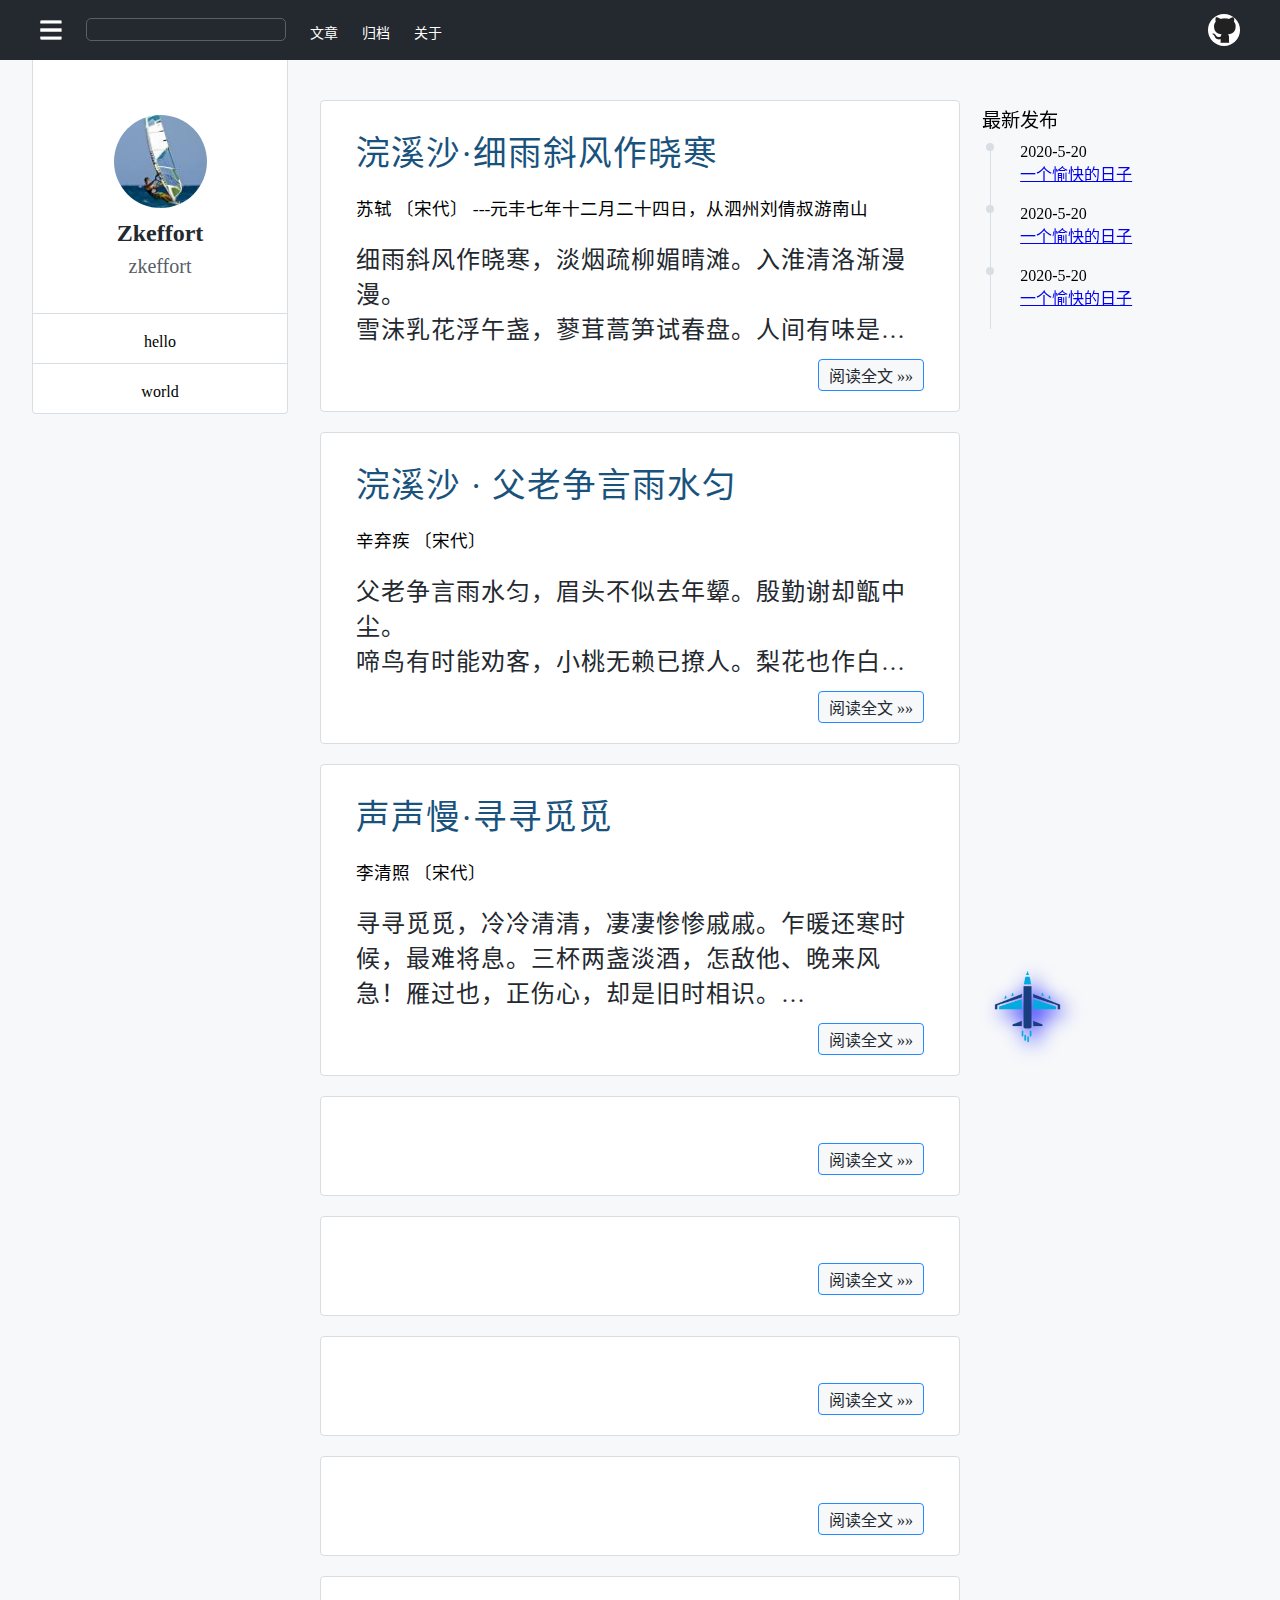
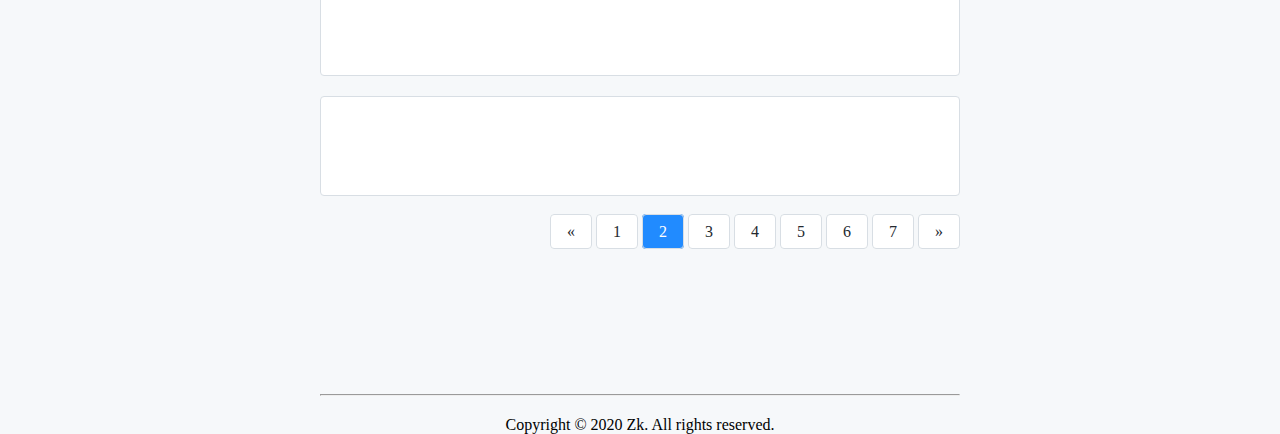
<file: index.html>
<!DOCTYPE html>
<html lang="zh-CN">
<head>
	<meta name="viewport" content="width=device-width, initial-scale=1.0">
	<title>寒滩 | 个人网页</title>
	<link rel="shortcut icon" type="image/x-icon" href="/git/img/glacier.png">
	<link rel="stylesheet" type="text/css" href="css/index.css">
	<link rel="stylesheet" type="text/css" href="/css/tinyIndex.css" media="screen and (max-width:500px)">
</head>

<body>
	<div class="up-bar">
		<a href="#"><img id="list" src="/img/menu.png" alt="加载中"></a>
		<input type="text" name="up-bar-search">
		<nav class="main-nav">
			<a href="index.html">文章</a>
			<a href="#">归档</a>
			<a href="#">关于</a>
		</nav>
		<img id="giticon" src="/img/github.png" alt="加载中">
	</div>

	<div class="article-list">
		<div class="article">
			<a href="article.html" class="title">
				浣溪沙·细雨斜风作晓寒
			</a>
			<div class="status">
				苏轼 〔宋代〕 ---元丰七年十二月二十四日，从泗州刘倩叔游南山
			</div>
			<div class="content">
				细雨斜风作晓寒，淡烟疏柳媚晴滩。入淮清洛渐漫漫。<br>
				雪沫乳花浮午盏，蓼茸蒿笋试春盘。人间有味是清欢。
			</div>
			<a class="readmore" href="article.html">阅读全文 »»</a>
		</div>
		<div class="article">
			<a href="article.html" class="title">
				浣溪沙 · 父老争言雨水匀
			</a>
			<div class="status">
				辛弃疾 〔宋代〕
			</div>
			<div class="content">
				父老争言雨水匀，眉头不似去年颦。殷勤谢却甑中尘。<br>
				啼鸟有时能劝客，小桃无赖已撩人。梨花也作白头新。<br>

				父老争言雨水匀，眉头不似去年颦。殷勤谢却甑中尘。
				啼鸟有时能劝客，小桃无赖已撩人。梨花也作白头新。

				父老争言雨水匀，眉头不似去年颦。殷勤谢却甑中尘。<br>
				啼鸟有时能劝客，小桃无赖已撩人。梨花也作白头新。
			</div>
			<a class="readmore" href="#">阅读全文 »»</a>
		</div>
		<div class="article">
			<a href="#" class="title">
				声声慢·寻寻觅觅
			</a>
			<div class="status">
				李清照 〔宋代〕
			</div>
			<div class="content">
				寻寻觅觅，冷冷清清，凄凄惨惨戚戚。乍暖还寒时候，最难将息。三杯两盏淡酒，怎敌他、晚来风急！雁过也，正伤心，却是旧时相识。<br>
				满地黄花堆积，憔悴损，如今有谁堪摘？守着窗儿，独自怎生得黑！梧桐更兼细雨，到黄昏、点点滴滴。这次第，怎一个愁字了得！
			</div>
			<a class="readmore" href="#">阅读全文 »»</a>
		</div>
		<div class="article">
			<a class="readmore" href="#">阅读全文 »»</a>
		</div>
		<div class="article">
			<a class="readmore" href="#">阅读全文 »»</a>
		</div>
		<div class="article">
			<a class="readmore" href="#">阅读全文 »»</a>
		</div>
		<div class="article">
			<a class="readmore" href="#">阅读全文 »»</a>
		</div>
		<div class="article"></div>
		<div class="article"></div>
		<ul class="pagination">
  			<li><a href="#">«</a></li>
  			<li><a href="#">1</a></li>
  			<li><a class="active" href="#">2</a></li>
 			<li><a href="#">3</a></li>
  			<li><a href="#">4</a></li>
  			<li><a href="#">5</a></li>
  			<li><a href="#">6</a></li>
  			<li><a href="#">7</a></li>
  			<li><a href="#">»</a></li>
		</ul>
	</div>

	<div class="aside left-bar">
		<div class="content">
			<img id="header" src="/img/header.jpg" alt="加载中">
			<p class="name">Zkeffort</p>
			<p class="sname">zkeffort</p>
			<div class="item">hello</div>
			<div class="item">world</div>
		</div>
	</div>
	<div class="aside right-bar">
		<ul class="recent">
			<li class="name">最新发布</li>
			<li class="item">
				<em></em>
				<div class="date">2020-5-20</div>
				<a href="#" class="title">一个愉快的日子</a>
			</li>
			<li class="item">
				<em></em>
				<div class="date">2020-5-20</div>
				<a href="#" class="title">一个愉快的日子</a>
			</li>
			<li class="item">
				<em></em>
				<div class="date">2020-5-20</div>
				<a href="#" class="title">一个愉快的日子</a>
			</li>
		</ul>
		<a href="#"><img id="planeicon" src="/img/jet.png" alt="加载中"></a>
	</div>
	
	<div class="copyright">
		<hr/>
		Copyright © 2020 Zk. All rights reserved.
	</div>
</body>
</html>
</file>
<file: css/index.css>
html, body
{
	height: 100%;
}

*
{
	padding: 0;
	margin: 0;
	box-sizing: border-box;
}

body > *
{
	flex: 1 100%;
}

body 
{
	background-color: #f6f8fa;
	display: flex;
	flex-flow: row wrap;
}

.up-bar
{
	height: 60px;
	background-color: #24292f;
	padding: 14px 40px;
	position: relative;
}


.up-bar #list
{
	height: 20px;
	float: left;
	border-radius: 2px;
	margin-right: 2%;
	margin-top: 6px;
	background-color: #ffffff;
}

.up-bar #list:hover
{
	background-color: #8c959f;
}

.up-bar #giticon 
{
	height: 32px;
	width: 32px;
	border-radius: 100%;
	float: right;
	background-color: #ffffff;
}


.up-bar input
{

	height: 23px;
	width: 200px;
	background-color: #24292f;
	border-radius: 5px 5px;
	border-style: solid;
	border-width: 1px;
	border-color: #57606a;
	float: left;
	margin-right: 2%;
	position: relative;
	top: 4px;
}

.up-bar input:focus{
	background-color: #ffffff;
}

.up-bar .main-nav
{
	float: left;
	width: 20%;
	height: 16px;
	position: relative;
	top: 8px;
}

.up-bar .main-nav a 
{
	text-decoration: none;
	color: #ffffff;
	margin-right: 20px;
	font-size: 14px;
}


.article-list
{
	position: relative;
	margin-top: 20px;
	min-width: 50%;
	background-color: #f6f8fa;
	padding-bottom: 50px;
}

.article-list .article 
{
	min-height: 100px;
	margin: 20px 0;
	background-color: #ffffff;
	text-align: left;
	position: relative;
	padding-top: 25px;
	padding-bottom: 46px;
	border-style: solid;
	border-width: 1px;
	border-color: #d8dee4;
	border-radius: 4px 4px;

}

.article-list .article .title
{
	text-decoration: none;
	font-size: 2.1em;
	font-family: KaiTi;
	color: #19537d;
	letter-spacing: 1px;
}

.article-list .article .status
{
	font-size: 1.1em;
	font-family: FangSong;
}

.article-list .article .content
{
	color: #24292f;
	font-size: 1.5em;
	font-weight: 300;
	font-family: FangSong;
	letter-spacing: 1px;
	display: -webkit-box;
    overflow: hidden;
    text-overflow: ellipsis;
    -webkit-line-clamp: 3;
    -webkit-box-orient: vertical;
}

.article-list .article .readmore
{
	position: absolute;
	right: 0;
	bottom: 0;
	background-color: #f6f8fa;
	font-weight: 500;
	padding: 3px 10px;
	font-size: 1em;
	text-decoration: none;
	color: #24292f;
	border: 1px solid #218bff;
	border-radius: 4px;
}

.article-list .article .readmore:hover {
	background-color: #218bff;
	color: #ffffff;
}

.article-list .article > *
{
	margin: 20px 35px;
}

.left-bar
{
	position: sticky;
	top: 0;
	max-height: 100vh;
}

.left-bar .content 
{
	min-height: 200px;
	padding: 55px 0 0;
	margin: 0 10%;
	position: relative;
	background-color: white;
	border: 1px solid #d8dee4;
	border-top: 0;
	border-radius: 0 0 4px 4px;
	text-align: center;
	line-height: 1.5 !important;
}



.left-bar .content #header
{
	border-radius: 50%;
	height: 93px;
}

.left-bar .content .name
{
	font-size: 24px;
	font-weight: 600;
	color: #24292f;
}

.left-bar .content .sname
{
	font-size: 20px;
	font-weight: 400;
	color: #57606a;
	margin-bottom: 32px;
}

.left-bar .content .item
{
	width: 100%;
	height: 50px;
	border-top: 1px solid #d8dee4;
	padding-top: 16px;
}

.right-bar
{
	position: relative;
}

.right-bar .recent
{
	min-height: 100px;
	margin: 40px 5%;
	position: relative;
	list-style: none;
	padding: 0;

}

.right-bar .recent .name
{
	padding-top: 5px;
	margin-bottom: 10px;
	margin-left: 2%;
	font-size: 1.2em;
	font-weight: 500;
	font-family: FangSong;
}

.right-bar .recent .item
{
	margin: 0 5%;
	border-left: 1.5px solid #d8dee4;
	padding-bottom: 20px;
	padding-left: 10%;
	position: relative;

}

.right-bar .recent .item em 
{
	border-radius: 8px;
	background: #d8dee4;
	position: absolute;
	left: -5px;
	top: 0;
	width: 8px;
	height: 8px;
}


.right-bar #planeicon
{
	height: 75px;
	width: 75px;
	position: sticky;
	top: 68vh;
	margin-left: 30px;
	margin-top: 600px;
	filter:drop-shadow(5px 5px 10px #0000ff);
}

.right-bar #planeicon:hover
{
	animation: planerotate 2s infinite;
}

@keyframes planerotate
{
	100%{transform: rotateY(360deg);}
}

.article-list .pagination
{
	position: absolute;
	bottom: 15px;
	right: 0;
	margin: 10px 0;
}

.article-list .pagination li
{
	float: left;
	list-style-type: none;
}

.article-list .pagination li .active
{
	background-color: #218bff;
	color: #ffffff;
}

.article-list .pagination li a 
{
	padding: 8px 16px;
	text-decoration: none;
	color: #24292f;
	margin-left: 4px;
	border: 1px solid #d8dee4;
	border-radius: 4px 4px;
	background-color: #ffffff;
}

.article-list .pagination li a:hover:not(.active)
{
	background-color: #ddd;	
}

.copyright{
	margin-top: 10%;
	text-align: center;
}

.copyright hr 
{
	width: 50%;
	margin-bottom: 20px;
	background-color: #d8dee4;
	margin-left: 25%;
}

@media all and (max-width: 800px)
{
	.copyright hr {width: 90%;}
}

@media all and (min-width: 600px) 
{
    .aside {flex: 1 0;}
}

@media all and (min-width: 800px) 
{
    .article-list {flex: 2 0;}
    .left-bar {order: 1;}
    .article-list {order: 2;}
    .right-bar {order: 3;}
    .copyright {order: 4;}
}
</file>
<file: css/tinyIndex.css>
html, body
{
	height: 100%;
}

body 
{
	position: relative;
	background-color: #f6f8fa;
	margin: 0;
	display: flex;
	flex-flow: row wrap;
}

body > * 
{
	flex: 1 100%;
}


.up-bar
{
	height: 60px;
	background-color: #24292f;
}

.up-bar #giticon
{
	height: 32px;
	width: 32px;
	border-radius: 100%;
	padding: 16px 32px;
	display: flex;

}

.up-bar input
{
	height: 23px;
	width: 200px;
	margin-left: 100px;
	margin-top: -46px;
	display: flex;
	background-color: #24292f;
	border-radius: 5px 5px;
	border-style: solid;
	border-width: 1px;
	border-color: #57606a;
}

.up-bar .main-nav
{
	margin-left: 330px;
	margin-top: -24px;
}

.up-bar .main-nav a 
{
	text-decoration: none;
	color: #ffffff;
	margin-right: 20px;
	font-size: 14px;
}


.article-list
{
	position: relative;
	margin-top: 60px;
	width: 60%;
	background-color: #f6f8fa;
	padding-bottom: 50px;
}

.article-list .article 
{
	min-height: 100px;
	margin: 20px 5%;
	background-color: #ffffff;
	text-align: left;
	position: relative;
	padding-top: 15px;
	border-style: solid;
	border-width: 1px;
	border-color: #d8dee4;
	border-radius: 4px 4px;
}

.article-list .article .title
{
	text-decoration: none;
	font-size: 2.1em;
	color: #19537d;
	letter-spacing: 1px;
}

.article-list .article .status
{
	font-size: 1em;
}

.article-list .article .content
{
	color: #24292f;
	font-size: 1.2em;
	font-weight: 300;
	letter-spacing: 1px;
}

.article-list .article .readmore
{
	position: absolute;
	right: 0;
	bottom: 0;
	background-color: #f6f8fa;
	font-weight: 500;
	padding: 6px 16px;
	font-size: 1em;
	text-decoration: none;
	color: #24292f;
	border: 1px solid #218bff;
	border-radius: 4px;
}

.article-list .article .readmore:hover {
	background-color: #218bff;
	color: #ffffff;
}

.article-list .article > *
{
	margin: 20px 35px;
}

.aside
{
	/*background-color: white;*/
	min-width: 20px;
}

.article-list .pagination
{
	position: absolute;
	bottom: 15px;
	right: 5%;
	margin: 10px 0;
}

.article-list .pagination li
{
	float: left;
	list-style-type: none;
}

.article-list .pagination li .active
{
	background-color: #218bff;
	color: #ffffff;
}

.article-list .pagination li a 
{
	padding: 8px 16px;
	text-decoration: none;
	color: #24292f;
	margin-left: 4px;
	border: 1px solid #d8dee4;
	border-radius: 4px 4px;
	background-color: #ffffff;
}

.article-list .pagination li a:hover:not(.active)
{
	background-color: #ddd;	
}

.copyright
{
	text-align: center;
	color: #57606a;
	margin-top: 50px;
	padding-bottom: 20px;
	width: 100%;
	background-color: ;
}

.copyright hr 
{
	width: 55%;
	margin-bottom: 20px;
	background-color: #d8dee4;

}

@media all and (max-width: 800px)
{
	.copyright hr {width: 90%;}
}


@media all and (max-width: 500px)
{
	.up-bar input {width: 21%; margin-left: 80px;}
	.up-bar .main-nav {margin-left: 53%;}
}
</file>
